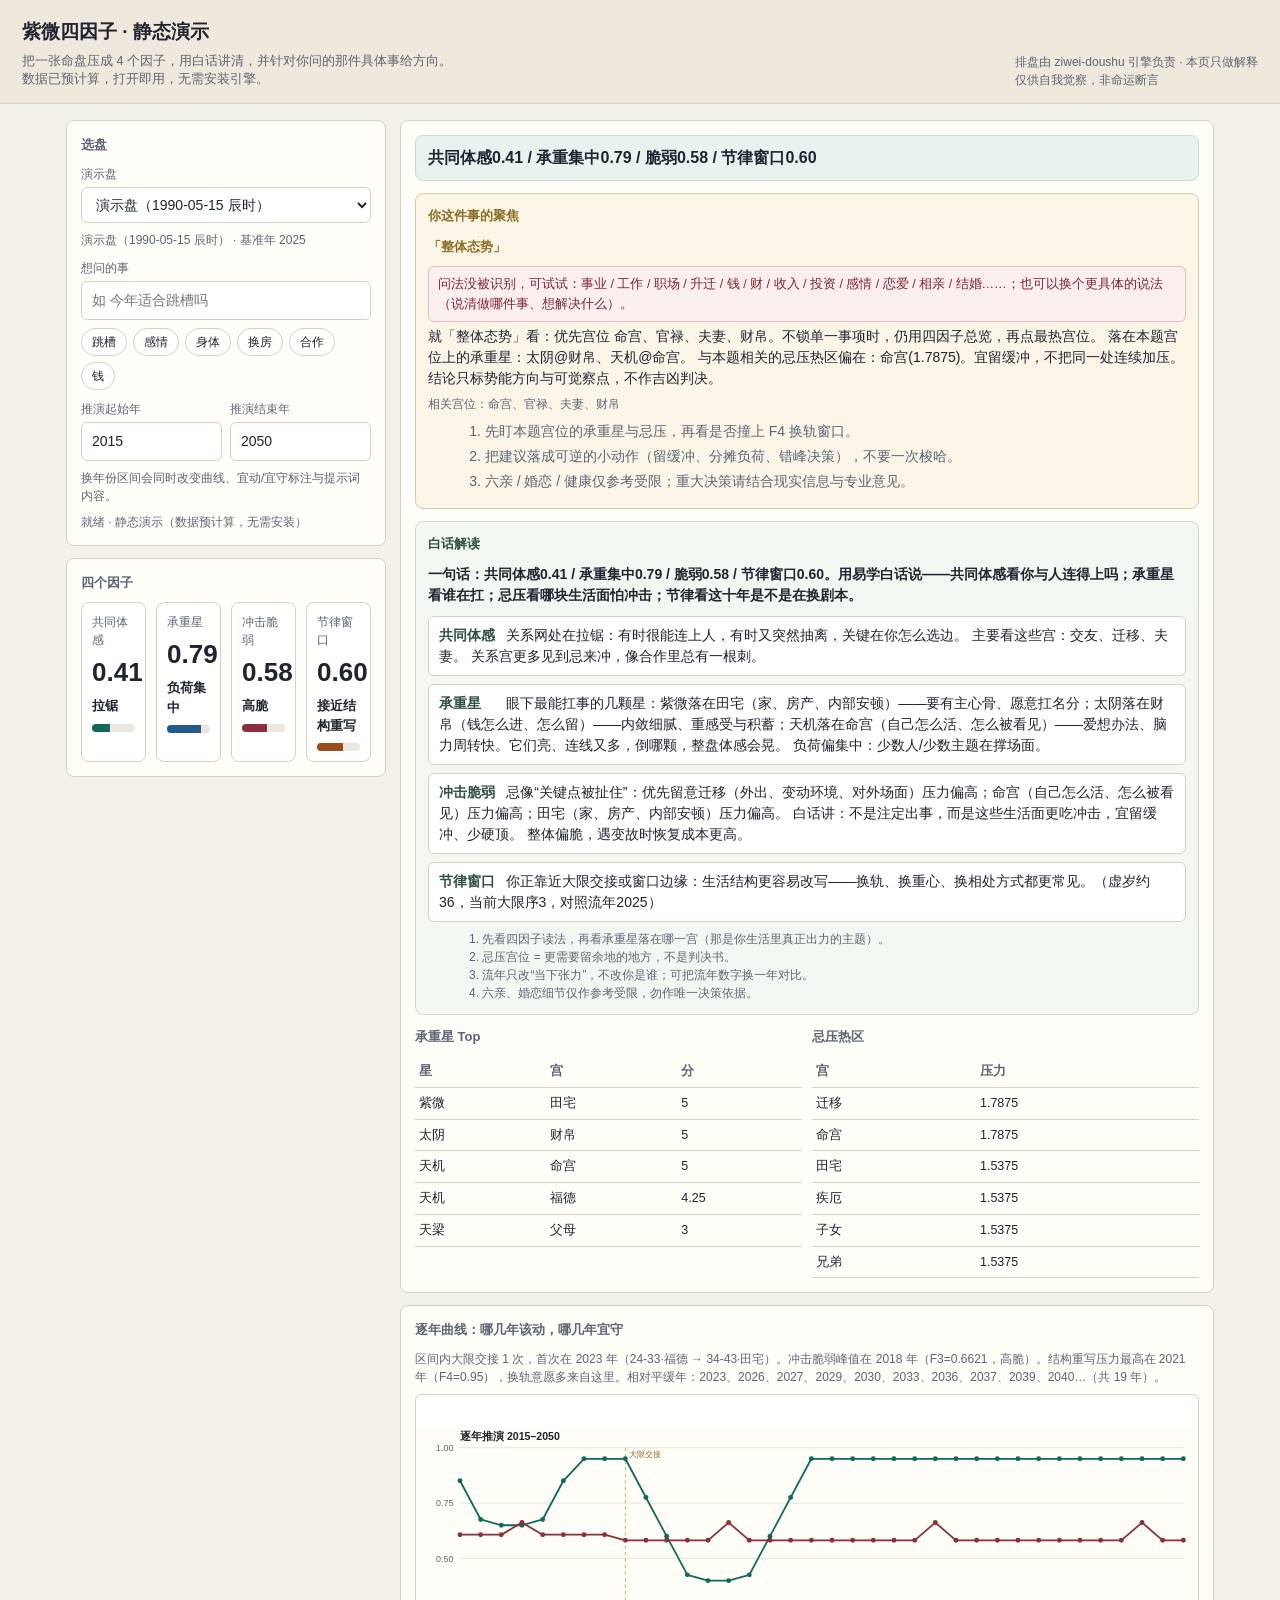
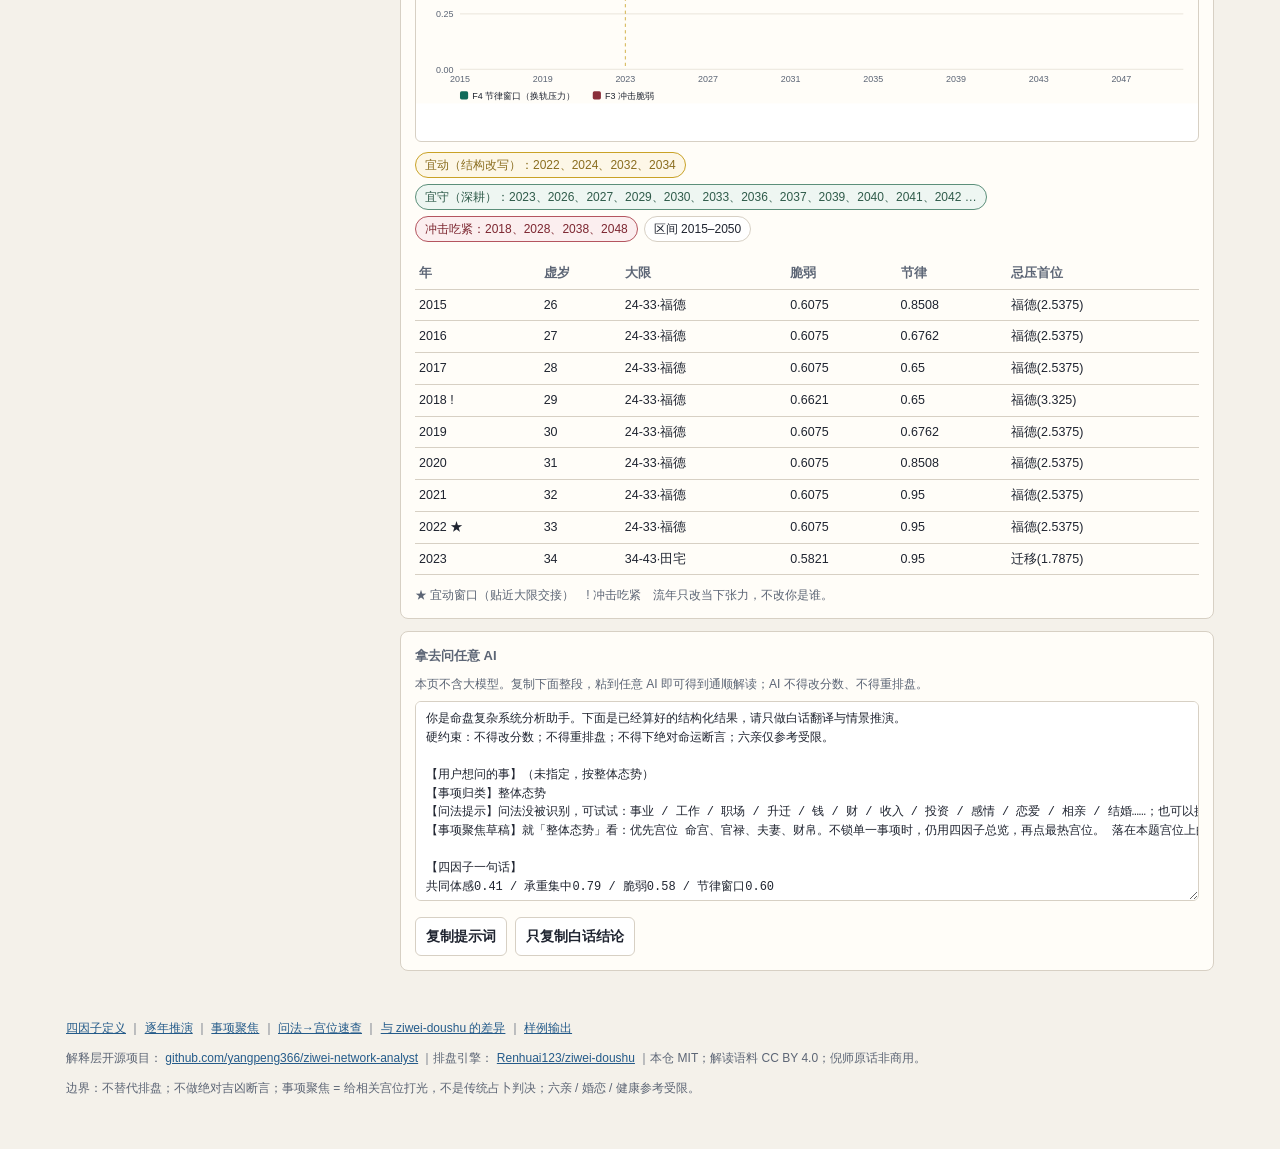
<file: docs/index.html>
<!doctype html>
<html lang="zh-CN">
<head>
  <meta charset="utf-8" />
  <meta name="viewport" content="width=device-width, initial-scale=1" />
  <title>紫微四因子 · 静态演示</title>
  <link rel="icon" href="data:image/svg+xml,%3Csvg%20xmlns%3D%27http%3A%2F%2Fwww.w3.org%2F2000%2Fsvg%27%20viewBox%3D%270%200%2032%2032%27%3E%3Ccircle%20cx%3D%2716%27%20cy%3D%2716%27%20r%3D%2714%27%20fill%3D%27%231f2430%27%2F%3E%3Cg%20stroke%3D%27%23c9a227%27%20stroke-width%3D%271.6%27%3E%3Cpath%20d%3D%27M16%203v26M3%2016h26M6.5%206.5l19%2019M25.5%206.5l-19%2019%27%2F%3E%3C%2Fg%3E%3Ccircle%20cx%3D%2716%27%20cy%3D%2716%27%20r%3D%273.4%27%20fill%3D%27%23c9a227%27%2F%3E%3C%2Fsvg%3E" />
  <meta name="description" content="紫微命盘压成四个因子，白话解读 + 具体事项聚焦 + 逐年宜动宜守曲线。" />
  <link rel="stylesheet" href="style.css" />
</head>
<body>
<header>
  <div>
    <h1>紫微四因子 · 静态演示</h1>
    <p>把一张命盘压成 4 个因子，用白话讲清，并针对你问的那件具体事给方向。数据已预计算，打开即用，无需安装引擎。</p>
  </div>
  <div class="hint">排盘由 ziwei-doushu 引擎负责 · 本页只做解释<br />仅供自我觉察，非命运断言</div>
</header>

<div class="wrap">
<main>
  <aside>
    <div class="panel">
      <h2>选盘</h2>
      <label for="chart">演示盘</label>
      <select id="chart"></select>
      <p class="hint" id="chart-label"></p>

      <label for="matter">想问的事</label>
      <input id="matter" type="text" placeholder="如 今年适合跳槽吗" />
      <div class="chips" id="chips"></div>

      <div class="row">
        <div>
          <label for="yfrom">推演起始年</label>
          <input id="yfrom" type="number" />
        </div>
        <div>
          <label for="yto">推演结束年</label>
          <input id="yto" type="number" />
        </div>
      </div>
      <p class="hint">换年份区间会同时改变曲线、宜动/宜守标注与提示词内容。</p>
      <div id="status" class="status"></div>
    </div>

    <div class="panel">
      <h2>四个因子</h2>
      <div class="factors" id="factors"></div>
    </div>
  </aside>

  <section>
    <div class="panel">
      <div id="one-liner" class="one-liner">加载中…</div>

      <div class="matter">
        <h2>你这件事的聚焦</h2>
        <div><span class="matter-label" id="matter-label"></span></div>
        <p id="matter-hint" class="matter-hint" hidden></p>
        <p id="matter-plain" style="margin:4px 0 0"></p>
        <p class="hint" id="matter-palaces" style="margin:6px 0 0"></p>
        <ol id="matter-actions"></ol>
      </div>

      <div class="plain">
        <h2>白话解读</h2>
        <p class="plain-summary" id="plain-summary"></p>
        <div id="plain-factors"></div>
        <ol id="plain-next" class="hint" style="margin:8px 0 0 1.2em"></ol>
      </div>

      <div class="grid2">
        <div>
          <h2>承重星 Top</h2>
          <table><thead><tr><th>星</th><th>宫</th><th>分</th></tr></thead><tbody id="keystones"></tbody></table>
        </div>
        <div>
          <h2>忌压热区</h2>
          <table><thead><tr><th>宫</th><th>压力</th></tr></thead><tbody id="frags"></tbody></table>
        </div>
      </div>
    </div>

    <div class="panel">
      <h2>逐年曲线：哪几年该动，哪几年宜守</h2>
      <p class="hint" id="tl-summary" style="margin:0 0 8px"></p>
      <div class="curve" id="curve"></div>
      <div class="tags" id="tags"></div>
      <div class="scroll" style="margin-top:10px">
        <table>
          <thead><tr><th>年</th><th>虚岁</th><th>大限</th><th>脆弱</th><th>节律</th><th>忌压首位</th></tr></thead>
          <tbody id="tl-rows"></tbody>
        </table>
      </div>
      <p class="hint">★ 宜动窗口（贴近大限交接）　! 冲击吃紧　流年只改当下张力，不改你是谁。</p>
    </div>

    <div class="panel">
      <h2>拿去问任意 AI</h2>
      <p class="hint" style="margin:0 0 8px">本页不含大模型。复制下面整段，粘到任意 AI 即可得到通顺解读；AI 不得改分数、不得重排盘。</p>
      <textarea id="prompt" class="prompt" readonly></textarea>
      <div class="btnrow">
        <button id="copy" type="button" class="secondary">复制提示词</button>
        <button id="copy-plain" type="button" class="secondary">只复制白话结论</button>
      </div>
    </div>
  </section>
</main>
</div>

<footer>
  <p style="margin-bottom:6px">
    <a href="core-factors.md">四因子定义</a> ｜
    <a href="timeline.md">逐年推演</a> ｜
    <a href="matter-query.md">事项聚焦</a> ｜
    <a href="matter-lexicon.md">问法→宫位速查</a> ｜
    <a href="vs-ziwei-doushu.md">与 ziwei-doushu 的差异</a> ｜
    <a href="examples/README.md">样例输出</a>
  </p>
  <p>
    解释层开源项目：
    <a href="https://github.com/yangpeng366/ziwei-network-analyst">github.com/yangpeng366/ziwei-network-analyst</a>
    ｜排盘引擎：
    <a href="https://github.com/Renhuai123/ziwei-doushu">Renhuai123/ziwei-doushu</a>
    ｜本仓 MIT；解读语料 CC BY 4.0；倪师原话非商用。
  </p>
  <p>边界：不替代排盘；不做绝对吉凶断言；事项聚焦 = 给相关宫位打光，不是传统占卜判决；六亲 / 婚恋 / 健康参考受限。</p>
</footer>

<script src="data/charts.js"></script>
<script src="matter.js"></script>
<script src="app.js"></script>
</body>
</html>
</file>
<file: docs/style.css>
:root {
  --bg: #f4f1ea;
  --panel: #fffdf8;
  --ink: #1f2430;
  --muted: #5c6575;
  --line: #d7d0c4;
  --accent: #0f6a5a;
  --warn: #9a4d1c;
  --cool: #245b8a;
  --bad: #8a2f3b;
  --gold: #8a6d1f;
}
* { box-sizing: border-box; }
body {
  margin: 0;
  color: var(--ink);
  background: var(--bg);
  font: 14px/1.5 "Segoe UI", "PingFang SC", "Microsoft YaHei", sans-serif;
}
a { color: var(--cool); }
header {
  display: flex; justify-content: space-between; align-items: flex-end; gap: 16px;
  padding: 18px 22px 14px; border-bottom: 1px solid var(--line); background: #efe8dc;
}
header h1 { margin: 0; font-size: 19px; letter-spacing: 0; }
header p { margin: 5px 0 0; color: var(--muted); font-size: 12.5px; max-width: 62ch; }
.wrap { max-width: 1180px; margin: 0 auto; padding: 16px; }
main { display: grid; grid-template-columns: 320px 1fr; gap: 14px; align-items: start; }
@media (max-width: 960px) { main { grid-template-columns: 1fr; } }
.panel { background: var(--panel); border: 1px solid var(--line); border-radius: 8px; padding: 14px; }
.panel + .panel { margin-top: 12px; }
.panel h2 { margin: 0 0 10px; font-size: 13px; color: var(--muted); font-weight: 650; }
label { display: block; font-size: 12px; color: var(--muted); margin: 10px 0 4px; }
select, input, button, textarea {
  width: 100%; border: 1px solid var(--line); border-radius: 6px; padding: 8px 10px;
  font: inherit; background: #fff; color: var(--ink);
}
button { cursor: pointer; background: var(--accent); color: #fff; border-color: #0c574a; font-weight: 650; margin-top: 10px; }
button.secondary { background: #fff; color: var(--ink); border-color: var(--line); }
.row { display: grid; grid-template-columns: 1fr 1fr; gap: 8px; }
.chips { display: flex; flex-wrap: wrap; gap: 6px; margin-top: 8px; }
.chip {
  border: 1px solid var(--line); border-radius: 99px; background: #fff; color: var(--ink);
  padding: 4px 10px; font-size: 12px; cursor: pointer;
}
.chip:hover { border-color: var(--accent); color: var(--accent); }
.chip.on { background: #e8f3ef; border-color: var(--accent); color: var(--accent); }
.one-liner { font-size: 16px; font-weight: 700; margin: 0 0 12px; padding: 10px 12px; background: #e8f3ef; border: 1px solid #c6ddd5; border-radius: 8px; }
.factors { display: grid; grid-template-columns: repeat(4, minmax(0, 1fr)); gap: 10px; }
@media (max-width: 900px) { .factors { grid-template-columns: repeat(2, minmax(0, 1fr)); } }
.factor { border: 1px solid var(--line); border-radius: 8px; padding: 10px; background: #fff; min-height: 112px; }
.factor .name { font-size: 12px; color: var(--muted); }
.factor .score { font-size: 26px; font-weight: 750; margin: 4px 0; font-variant-numeric: tabular-nums; }
.factor .reading { font-size: 13px; font-weight: 650; }
.bar { height: 8px; border-radius: 99px; background: #ece7de; overflow: hidden; margin-top: 8px; }
.bar > span { display: block; height: 100%; background: var(--accent); }
.f2 .bar > span { background: var(--cool); } .f3 .bar > span { background: var(--bad); } .f4 .bar > span { background: var(--warn); }
.plain { margin: 0 0 12px; padding: 12px; border: 1px solid #cfd8cf; border-radius: 8px; background: #f3f7f2; }
.plain h2 { color: #2f4f3f; }
.plain-summary { margin: 0 0 10px; font-size: 14px; font-weight: 650; }
.plain-item { margin: 0 0 8px; padding: 8px 10px; background: #fff; border: 1px solid var(--line); border-radius: 6px; }
.plain-item b { display: inline-block; min-width: 4.8em; color: #2f4f3f; }
.matter { margin: 0 0 12px; padding: 12px; border: 1px solid #d9c9a8; border-radius: 8px; background: #fbf5e8; }
.matter h2 { color: var(--gold); }
.matter-label { display: inline-block; font-size: 13px; font-weight:700; color: var(--gold); margin-bottom: 6px; }
.matter-hint { margin: 4px 0 0; padding: 7px 9px; font-size: 12.5px; line-height: 1.6; color: #7c2630; background: #fbeeef; border: 1px solid #e4c0c4; border-radius: 6px; }
.matter-hint[hidden] { display: none; }
.matter ol { margin: 8px 0 0 1.2em; color: var(--muted); }
.matter li { margin: 4px 0; }
.grid2 { display: grid; grid-template-columns: 1fr 1fr; gap: 10px; margin-top: 12px; }
@media (max-width: 760px) { .grid2 { grid-template-columns: 1fr; } }
table { width: 100%; border-collapse: collapse; font-size: 12.5px; }
th, td { text-align: left; padding: 6px 4px; border-bottom: 1px solid var(--line); vertical-align: top; }
th { color: var(--muted); font-weight: 600; }
.scroll { max-height: 320px; overflow: auto; }
.curve { overflow-x: auto; background: #fff; border: 1px solid var(--line); border-radius: 6px; }
.tags { margin: 10px 0 0; }
.tag { display: inline-block; padding: 3px 9px; margin: 0 6px 6px 0; border-radius: 99px; font-size: 12px; border: 1px solid var(--line); background: #fff; }
.tag.move { border-color: #c9a227; color: var(--gold); background: #fdf7e7; }
.tag.hold { border-color: #5b8f7a; color: #2f5b4a; background: #eef6f2; }
.tag.risk { border-color: #b4555f; color: #7c2630; background: #fbeeef; }
.prompt { min-height: 200px; font: 12px/1.55 ui-monospace, Consolas, monospace; white-space: pre; }
.btnrow { display: flex; gap: 8px; flex-wrap: wrap; }
.btnrow button { width: auto; flex: 0 0 auto; }
.hint { color: var(--muted); font-size: 12px; margin: 8px 0 0; }
.status { min-height: 18px; color: var(--muted); font-size: 12px; margin-top: 8px; }
footer { color: var(--muted); font-size: 12px; padding: 20px 16px 40px; max-width: 1180px; margin: 0 auto; }
.hidden { display: none; }
</file>
